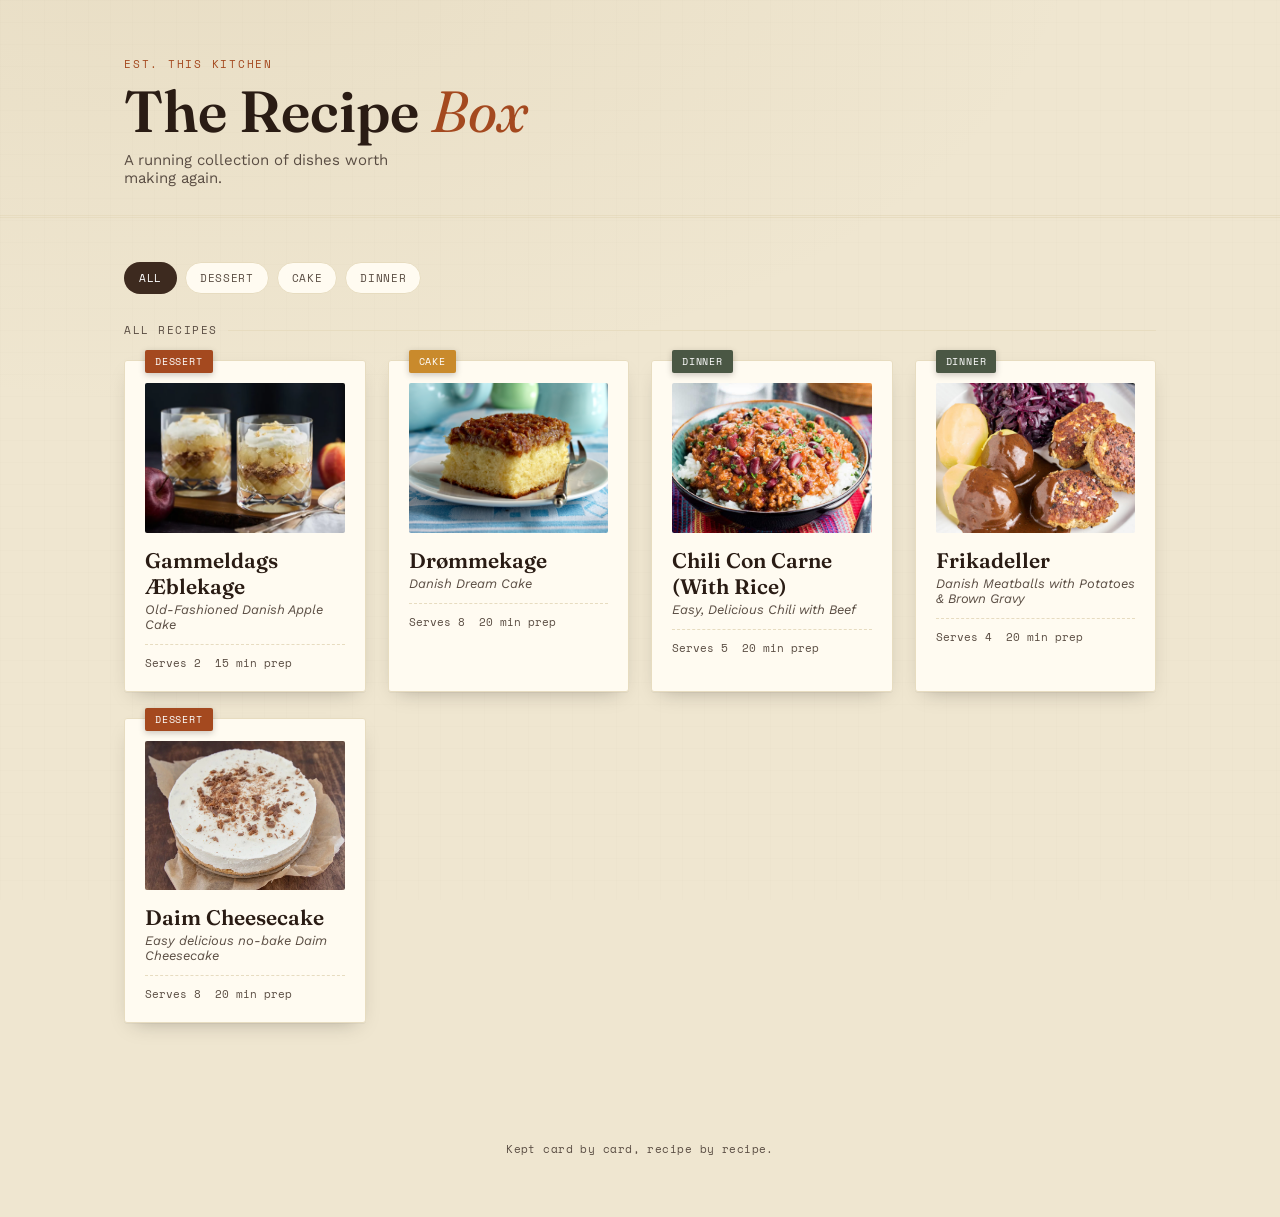
<file: index.html>
<!DOCTYPE html>
<html lang="en">
<head>
<meta charset="UTF-8" />
<meta name="viewport" content="width=device-width, initial-scale=1.0" />
<title>The Recipe Box</title>
<meta name="description" content="A personal collection of recipes." />
<link rel="preconnect" href="https://fonts.googleapis.com">
<link rel="preconnect" href="https://fonts.gstatic.com" crossorigin>
<link href="https://fonts.googleapis.com/css2?family=Fraunces:ital,wght@0,400;0,600;1,400&family=Work+Sans:wght@400;500&family=Space+Mono:wght@400;700&display=swap" rel="stylesheet">
<link rel="stylesheet" href="styles.css">
</head>
<body>

<header class="site-header">
  <div class="wrap">
    <div>
      <p class="site-mark">est. this kitchen</p>
      <h1 class="site-title">The Recipe <em>Box</em></h1>
      <p class="site-tagline">A running collection of dishes worth making again.</p>
    </div>
  </div>
</header>

<main class="box">
  <div class="wrap">
    <div class="filter-bar" id="filter-bar">
      <!-- category pills injected by script.js -->
    </div>
    <p class="box-label" id="box-label">All recipes</p>
    <div class="card-grid" id="card-grid">
      <!-- cards injected by script.js -->
    </div>
  </div>
</main>

<footer class="site-footer">
  <div class="wrap">Kept card by card, recipe by recipe.</div>
</footer>

<script src="script.js"></script>
<script>
  loadRecipes().then(recipes => {
    renderCategoryFilter(recipes);
    renderCardGrid(recipes);
  });
</script>
</body>
</html>
</file>
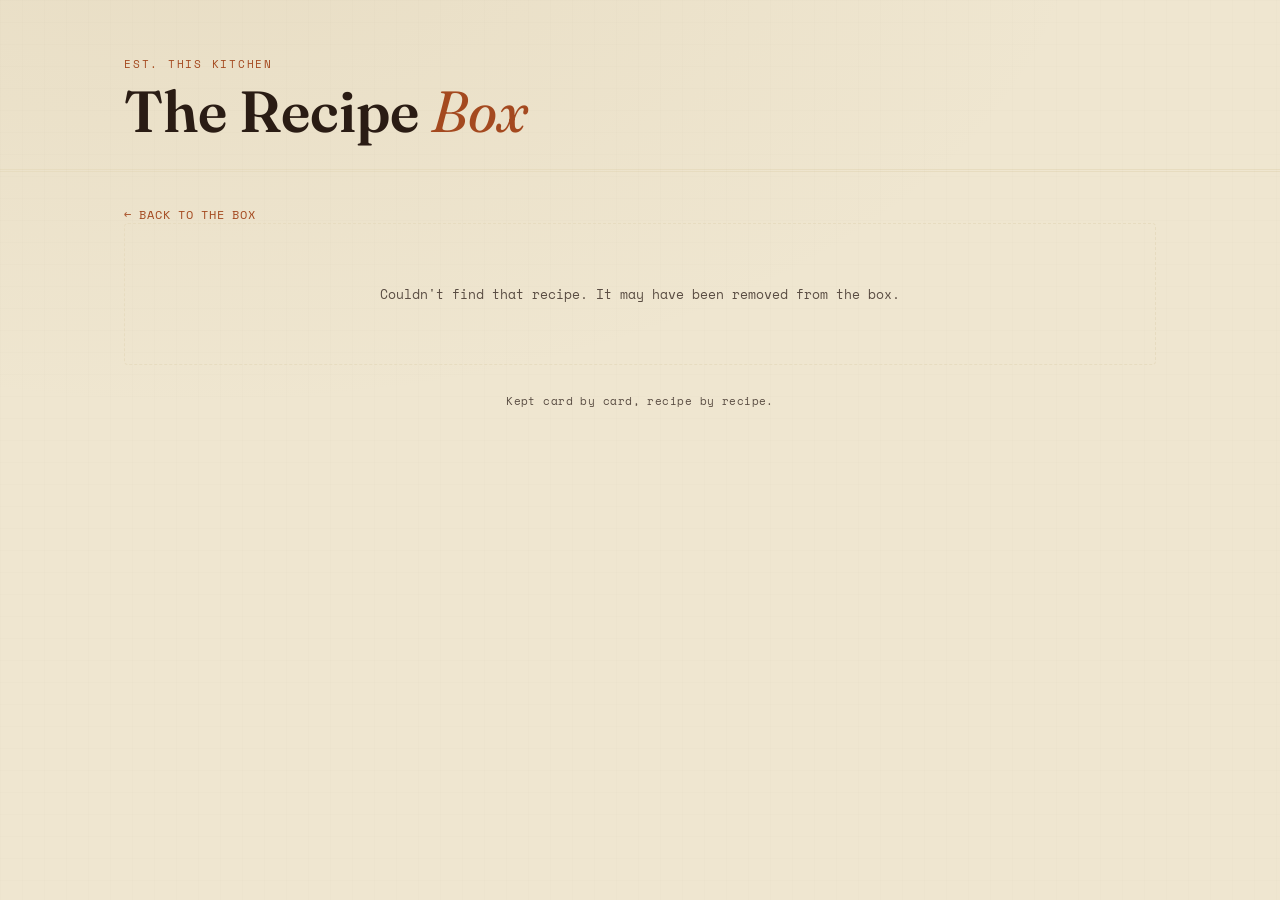
<file: recipe.html>
<!DOCTYPE html>
<html lang="en">
<head>
<meta charset="UTF-8" />
<meta name="viewport" content="width=device-width, initial-scale=1.0" />
<title>Recipe — The Recipe Box</title>
<link rel="preconnect" href="https://fonts.googleapis.com">
<link rel="preconnect" href="https://fonts.gstatic.com" crossorigin>
<link href="https://fonts.googleapis.com/css2?family=Fraunces:ital,wght@0,400;0,600;1,400&family=Work+Sans:wght@400;500&family=Space+Mono:wght@400;700&display=swap" rel="stylesheet">
<link rel="stylesheet" href="styles.css">
</head>
<body>

<header class="site-header">
  <div class="wrap">
    <div>
      <p class="site-mark">est. this kitchen</p>
      <h1 class="site-title">The Recipe <em>Box</em></h1>
    </div>
  </div>
</header>

<main class="wrap">
  <a class="back-link" href="index.html">&larr; Back to the box</a>
  <div id="detail-root"></div>
</main>

<footer class="site-footer">
  <div class="wrap">Kept card by card, recipe by recipe.</div>
</footer>

<script src="script.js"></script>
<script>
  const params = new URLSearchParams(window.location.search);
  const id = params.get("id");
  loadRecipes().then(recipes => {
    const recipe = recipes.find(r => r.id === id);
    renderDetail(recipe);
  });
</script>
</body>
</html>
</file>
<file: styles.css>
/* ==========================================================================
   Tokens
   ========================================================================== */
:root {
  --ink: #2b2420;
  --ink-soft: #5a4d43;
  --cream: #efe6d0;
  --card: #fffbf1;
  --card-edge: #e7dcc0;
  --walnut: #3d2a1f;
  --walnut-deep: #2a1c14;
  --rust: #a4491f;
  --rust-deep: #7e3616;
  --sage: #61715a;
  --sage-deep: #4a5744;
  --gold: #c98a2c;
  --shadow: 0 1px 0 rgba(43, 36, 32, 0.04), 0 8px 20px -10px rgba(43, 36, 32, 0.35);

  --font-display: "Fraunces", "Iowan Old Style", Georgia, serif;
  --font-body: "Work Sans", -apple-system, BlinkMacSystemFont, sans-serif;
  --font-mono: "Space Mono", "SFMono-Regular", Consolas, monospace;
}

* { box-sizing: border-box; }

html {
  scroll-behavior: smooth;
}

body {
  margin: 0;
  font-family: var(--font-body);
  color: var(--ink);
  background:
    radial-gradient(ellipse 900px 500px at 15% -10%, rgba(169, 143, 91, 0.10), transparent),
    var(--cream);
  background-attachment: fixed;
  min-height: 100vh;
}

/* subtle paper grain */
body::before {
  content: "";
  position: fixed;
  inset: 0;
  pointer-events: none;
  opacity: 0.5;
  background-image:
    linear-gradient(rgba(61,42,31,0.015) 1px, transparent 1px),
    linear-gradient(90deg, rgba(61,42,31,0.015) 1px, transparent 1px);
  background-size: 22px 22px;
  z-index: 0;
}

a { color: inherit; text-decoration: none; }

:focus-visible {
  outline: 3px solid var(--gold);
  outline-offset: 2px;
}

.wrap {
  position: relative;
  z-index: 1;
  max-width: 1080px;
  margin: 0 auto;
  padding: 0 24px;
}

/* ==========================================================================
   Header
   ========================================================================== */
.site-header {
  padding: 56px 0 28px;
  border-bottom: 3px double var(--card-edge);
}

.site-header .wrap {
  display: flex;
  align-items: flex-end;
  justify-content: space-between;
  flex-wrap: wrap;
  gap: 16px;
}

.site-mark {
  font-family: var(--font-mono);
  font-size: 11px;
  letter-spacing: 0.16em;
  text-transform: uppercase;
  color: var(--rust);
  margin: 0 0 10px;
}

.site-title {
  font-family: var(--font-display);
  font-optical-sizing: auto;
  font-weight: 600;
  font-size: clamp(38px, 6vw, 58px);
  line-height: 1.02;
  margin: 0;
  color: var(--walnut-deep);
}

.site-title em {
  font-style: italic;
  font-weight: 400;
  color: var(--rust);
}

.site-tagline {
  font-family: var(--font-body);
  font-size: 15px;
  color: var(--ink-soft);
  max-width: 34ch;
  margin: 10px 0 0;
}

.new-recipe-btn {
  display: inline-flex;
  align-items: center;
  gap: 8px;
  font-family: var(--font-mono);
  font-size: 12.5px;
  letter-spacing: 0.04em;
  text-transform: uppercase;
  color: var(--card);
  background: var(--walnut);
  border: none;
  border-radius: 3px;
  padding: 12px 18px;
  cursor: pointer;
  box-shadow: var(--shadow);
  transition: background 0.15s ease, transform 0.15s ease;
}
.new-recipe-btn:hover { background: var(--rust-deep); transform: translateY(-1px); }

/* ==========================================================================
   Recipe box / index grid
   ========================================================================== */
.box {
  padding: 44px 0 90px;
}

.filter-bar {
  display: flex;
  flex-wrap: wrap;
  gap: 8px;
  margin-bottom: 28px;
}

.filter-pill {
  font-family: var(--font-mono);
  font-size: 11px;
  letter-spacing: 0.06em;
  text-transform: uppercase;
  color: var(--ink-soft);
  background: var(--card);
  border: 1px solid var(--card-edge);
  border-radius: 20px;
  padding: 7px 14px;
  cursor: pointer;
  transition: background 0.15s ease, color 0.15s ease, border-color 0.15s ease;
}
.filter-pill:hover {
  border-color: var(--walnut);
  color: var(--walnut);
}
.filter-pill.active {
  color: #fff;
  border-color: transparent;
  background: var(--walnut);
}
.filter-pill.tab-rust.active { background: var(--rust); }
.filter-pill.tab-sage.active { background: var(--sage-deep); }
.filter-pill.tab-gold.active { background: var(--gold); }

.box-label {
  font-family: var(--font-mono);
  font-size: 11px;
  letter-spacing: 0.14em;
  text-transform: uppercase;
  color: var(--ink-soft);
  margin: 0 0 22px;
  display: flex;
  align-items: center;
  gap: 10px;
}
.box-label::after {
  content: "";
  flex: 1;
  height: 1px;
  background: var(--card-edge);
}

.card-grid {
  display: grid;
  grid-template-columns: repeat(auto-fill, minmax(240px, 1fr));
  gap: 26px 22px;
}

/* index card */
.recipe-card {
  position: relative;
  background: var(--card);
  border: 1px solid var(--card-edge);
  border-radius: 3px;
  padding: 22px 20px 20px;
  box-shadow: var(--shadow);
  transition: transform 0.18s ease, box-shadow 0.18s ease;
  display: block;
}
.recipe-card:hover {
  transform: translateY(-3px) rotate(-0.4deg);
  box-shadow: 0 1px 0 rgba(43,36,32,0.05), 0 16px 30px -12px rgba(43,36,32,0.4);
}

/* catalog tab */
.recipe-card .tab {
  position: absolute;
  top: -11px;
  left: 20px;
  font-family: var(--font-mono);
  font-size: 10px;
  letter-spacing: 0.08em;
  text-transform: uppercase;
  color: #fff;
  background: var(--rust);
  padding: 4px 10px;
  border-radius: 2px;
  box-shadow: 0 2px 6px rgba(43,36,32,0.25);
}
.recipe-card.tab-sage .tab { background: var(--sage-deep); }
.recipe-card.tab-gold .tab { background: var(--gold); }
.recipe-card.tab-rust .tab { background: var(--rust); }

.recipe-card .thumb {
  width: 100%;
  aspect-ratio: 4 / 3;
  object-fit: cover;
  border-radius: 2px;
  margin-bottom: 14px;
  filter: saturate(0.96);
  display: block;
  background: var(--cream);
}

.recipe-card h3 {
  font-family: var(--font-display);
  font-weight: 600;
  font-size: 21px;
  margin: 0 0 3px;
  color: var(--walnut-deep);
}

.recipe-card .sub {
  font-size: 13px;
  color: var(--ink-soft);
  font-style: italic;
  margin: 0 0 12px;
}

.recipe-card .meta {
  display: flex;
  gap: 14px;
  font-family: var(--font-mono);
  font-size: 11px;
  color: var(--ink-soft);
  border-top: 1px dashed var(--card-edge);
  padding-top: 10px;
}

.empty-state {
  border: 1.5px dashed var(--card-edge);
  border-radius: 4px;
  padding: 60px 24px;
  text-align: center;
  color: var(--ink-soft);
  font-family: var(--font-mono);
  font-size: 13px;
}

/* ==========================================================================
   Recipe detail page
   ========================================================================== */
.detail-card {
  background: var(--card);
  border: 1px solid var(--card-edge);
  border-radius: 4px;
  box-shadow: var(--shadow);
  padding: 0;
  overflow: hidden;
  margin: 40px 0 80px;
}

.detail-hero {
  position: relative;
}

.detail-hero img {
  width: 100%;
  max-height: 420px;
  object-fit: cover;
  display: block;
}

.back-link {
  display: inline-flex;
  align-items: center;
  gap: 6px;
  font-family: var(--font-mono);
  font-size: 12px;
  text-transform: uppercase;
  letter-spacing: 0.06em;
  color: var(--rust);
  margin: 34px 0 0;
}
.back-link:hover { text-decoration: underline; }

.detail-body {
  padding: 34px 40px 44px;
}

.detail-eyebrow {
  font-family: var(--font-mono);
  font-size: 11px;
  letter-spacing: 0.14em;
  text-transform: uppercase;
  color: var(--rust);
  margin: 0 0 8px;
}

.detail-title {
  font-family: var(--font-display);
  font-weight: 600;
  font-size: clamp(30px, 4.4vw, 44px);
  color: var(--walnut-deep);
  margin: 0 0 4px;
  line-height: 1.05;
}

.detail-sub {
  font-family: var(--font-display);
  font-style: italic;
  font-weight: 400;
  font-size: 18px;
  color: var(--ink-soft);
  margin: 0 0 20px;
}

.detail-meta {
  display: flex;
  flex-wrap: wrap;
  gap: 10px;
  margin-bottom: 22px;
}
.detail-meta span {
  font-family: var(--font-mono);
  font-size: 11.5px;
  letter-spacing: 0.03em;
  color: var(--walnut);
  background: var(--cream);
  border: 1px solid var(--card-edge);
  border-radius: 20px;
  padding: 5px 12px;
}

.detail-desc {
  font-size: 16px;
  line-height: 1.65;
  color: var(--ink-soft);
  max-width: 62ch;
  margin: 0 0 8px;
}

hr.divider {
  border: none;
  border-top: 3px double var(--card-edge);
  margin: 34px 0;
}

.section-block {
  margin-bottom: 34px;
}

.section-number {
  font-family: var(--font-mono);
  font-size: 12px;
  color: var(--rust);
}

.section-title {
  font-family: var(--font-display);
  font-weight: 600;
  font-size: 24px;
  color: var(--walnut-deep);
  margin: 2px 0 16px;
}

.section-columns {
  display: grid;
  grid-template-columns: 1.1fr 1.6fr;
  gap: 32px;
}

@media (max-width: 720px) {
  .section-columns { grid-template-columns: 1fr; }
  .detail-body { padding: 28px 22px 36px; }
}

.ingredient-list {
  list-style: none;
  margin: 0;
  padding: 0;
  font-family: var(--font-mono);
  font-size: 13.5px;
  line-height: 1.9;
  color: var(--ink);
  border-left: 2px solid var(--card-edge);
  padding-left: 16px;
}
.ingredient-list li::before {
  content: "– ";
  color: var(--rust);
}

.step-list {
  list-style: none;
  margin: 0;
  padding: 0;
  counter-reset: step;
}
.step-list li {
  counter-increment: step;
  position: relative;
  padding-left: 40px;
  margin-bottom: 16px;
  font-size: 15.5px;
  line-height: 1.65;
  color: var(--ink);
}
.step-list li::before {
  content: counter(step);
  position: absolute;
  left: 0;
  top: -1px;
  width: 26px;
  height: 26px;
  border-radius: 50%;
  background: var(--walnut);
  color: var(--card);
  font-family: var(--font-mono);
  font-size: 12px;
  display: flex;
  align-items: center;
  justify-content: center;
}

.tip-block {
  background: var(--cream);
  border: 1px dashed var(--card-edge);
  border-radius: 4px;
  padding: 18px 22px;
  font-size: 14px;
  color: var(--ink-soft);
  line-height: 1.6;
}
.tip-block strong {
  font-family: var(--font-mono);
  font-size: 11px;
  letter-spacing: 0.1em;
  text-transform: uppercase;
  color: var(--rust);
  display: block;
  margin-bottom: 8px;
}

.source-note {
  margin-top: 24px;
  font-size: 12.5px;
  color: var(--ink-soft);
  font-style: italic;
}

/* ==========================================================================
   Add-recipe form
   ========================================================================== */
.form-card {
  background: var(--card);
  border: 1px solid var(--card-edge);
  border-radius: 4px;
  box-shadow: var(--shadow);
  padding: 34px 36px 40px;
  margin: 36px 0 60px;
}

.form-intro {
  font-size: 14.5px;
  color: var(--ink-soft);
  line-height: 1.6;
  max-width: 68ch;
  margin: 0 0 26px;
  padding-bottom: 22px;
  border-bottom: 1px dashed var(--card-edge);
}
.form-intro code {
  font-family: var(--font-mono);
  background: var(--cream);
  padding: 1px 6px;
  border-radius: 3px;
  font-size: 13px;
}

.field-row {
  display: grid;
  grid-template-columns: 1fr 1fr;
  gap: 16px;
  margin-bottom: 16px;
}
@media (max-width: 640px) { .field-row { grid-template-columns: 1fr; } }

label {
  display: block;
  font-family: var(--font-mono);
  font-size: 11px;
  letter-spacing: 0.06em;
  text-transform: uppercase;
  color: var(--ink-soft);
  margin-bottom: 6px;
}

input[type="text"], textarea, select {
  width: 100%;
  font-family: var(--font-body);
  font-size: 14.5px;
  color: var(--ink);
  background: #fff;
  border: 1px solid var(--card-edge);
  border-radius: 3px;
  padding: 10px 12px;
  margin-bottom: 16px;
}
textarea { resize: vertical; min-height: 78px; font-family: var(--font-mono); font-size: 13px; line-height: 1.6; }

.section-fieldset {
  border: 1px solid var(--card-edge);
  border-radius: 4px;
  padding: 18px 20px 6px;
  margin-bottom: 20px;
  background: rgba(239, 230, 208, 0.35);
}
.section-fieldset legend {
  font-family: var(--font-mono);
  font-size: 11px;
  text-transform: uppercase;
  letter-spacing: 0.06em;
  color: var(--rust);
  padding: 0 6px;
}

.btn-row {
  display: flex;
  gap: 12px;
  flex-wrap: wrap;
  margin-top: 8px;
}

.btn {
  font-family: var(--font-mono);
  font-size: 12.5px;
  letter-spacing: 0.04em;
  text-transform: uppercase;
  border-radius: 3px;
  padding: 12px 18px;
  cursor: pointer;
  border: 1px solid transparent;
}
.btn-primary { background: var(--walnut); color: var(--card); border: none; }
.btn-primary:hover { background: var(--rust-deep); }
.btn-secondary { background: transparent; color: var(--walnut); border: 1px solid var(--card-edge); }
.btn-secondary:hover { border-color: var(--walnut); }

.output-block {
  margin-top: 26px;
}
.output-block textarea {
  font-family: var(--font-mono);
  font-size: 12px;
  min-height: 220px;
  background: var(--walnut-deep);
  color: #f3ead4;
  border: none;
}

/* ==========================================================================
   Footer
   ========================================================================== */
.site-footer {
  padding: 28px 0 60px;
  text-align: center;
  font-family: var(--font-mono);
  font-size: 11px;
  color: var(--ink-soft);
  letter-spacing: 0.04em;
}
</file>
